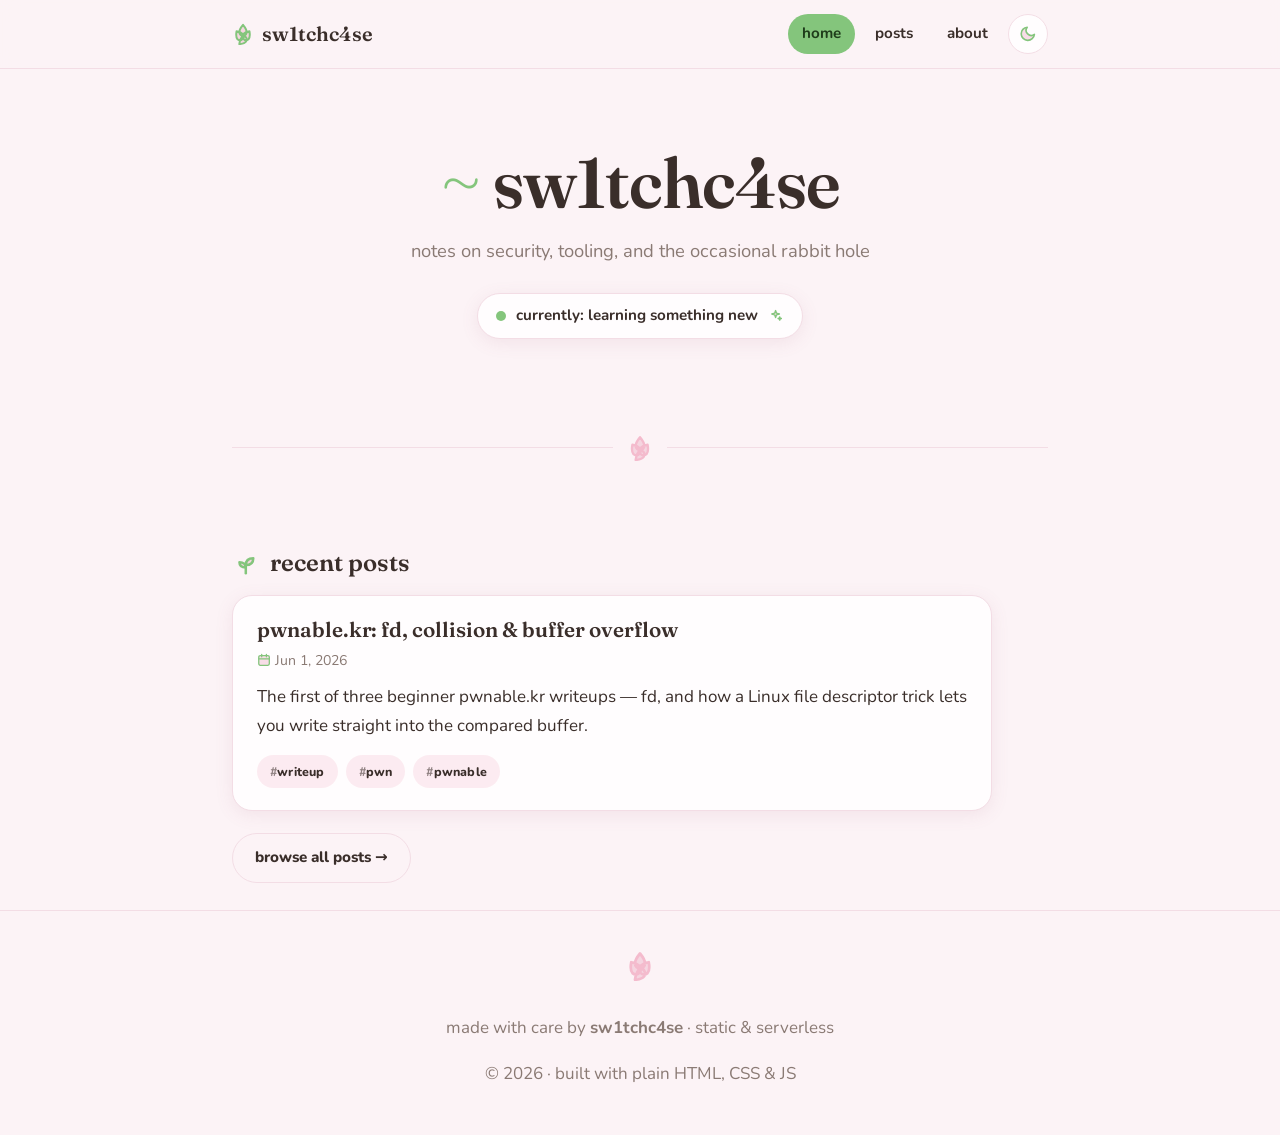
<file: index.html>
<!DOCTYPE html>
<html lang="en">
<head>
  <meta charset="UTF-8" />
  <meta name="viewport" content="width=device-width, initial-scale=1.0" />
  <title>sw1tchc4se · home</title>
  <meta name="description" content="sw1tchc4se's personal blog &lt;3" />
  <meta name="google-site-verification" content="fWLO2Uzx5_jsyunKUlAKKFhz26lNTzGG1gmHihlMR6w" />
  <link rel="canonical" href="https://sw1tchc4se.github.io/" />
  <meta property="og:type" content="website" />
  <meta property="og:site_name" content="sw1tchc4se" />
  <meta property="og:title" content="sw1tchc4se" />
  <meta property="og:description" content="sw1tchc4se's personal blog &lt;3" />
  <meta property="og:url" content="https://sw1tchc4se.github.io/" />
  <meta property="og:image" content="https://sw1tchc4se.github.io/assets/avatar.png" />
  <meta name="twitter:card" content="summary" />
  <meta name="theme-color" content="#FCF3F6" media="(prefers-color-scheme: light)" />
  <meta name="theme-color" content="#241D29" media="(prefers-color-scheme: dark)" />
  <link rel="icon" href="/assets/avatar.svg" type="image/svg+xml" />
  <link rel="apple-touch-icon" href="/assets/avatar.png" />
  <script>
    (function () {
      var s = localStorage.getItem("theme") ||
        (matchMedia("(prefers-color-scheme: dark)").matches ? "dark" : "light");
      document.documentElement.setAttribute("data-theme", s);
    })();
  </script>
  <link rel="preconnect" href="https://fonts.googleapis.com" />
  <link rel="preconnect" href="https://fonts.gstatic.com" crossorigin />
  <link href="https://fonts.googleapis.com/css2?family=Fraunces:opsz,wght@9..144,400;9..144,600;9..144,700&family=Nunito:wght@400;700;800&display=swap" rel="stylesheet" />
  <link rel="stylesheet" href="css/style.css?v=1fe50c24" />
</head>
<body>
  <section class="hero">
    <div class="sparkles" aria-hidden="true">
      <span class="spark s1"></span>
      <span class="spark s2"></span>
      <span class="spark s3"></span>
      <span class="spark s4"></span>
      <span class="spark s5"></span>
      <span class="spark s6"></span>
      <span class="spark s7"></span>
      <span class="spark s8"></span>
      <span class="spark s9"></span>
    </div>

    <div class="container">
      <h1><span class="glyph">~</span> <span id="hero-name">sw1tchc4se</span></h1>
      <p class="tagline" id="hero-tagline"></p>
      <div class="status-widget" id="hero-status"></div>
    </div>
  </section>

  <main class="container">
    <section class="section" id="pinned-section" style="display:none">
      <h2 class="section-title"><span data-icon="pin"></span> pinned</h2>
      <div class="cards" id="pinned"></div>
    </section>

    <div class="divider"><span data-icon="petal"></span></div>

    <section class="section">
      <h2 class="section-title"><span data-icon="sprout"></span> recent posts</h2>
      <div class="cards" id="recent"><p class="loading">loading posts…</p></div>
      <p style="margin-top:22px"><a class="btn ghost" href="posts/">browse all posts →</a></p>
    </section>
  </main>

  <script src="js/blog.js?v=1fe50c24"></script>
  <script src="js/home.js?v=1fe50c24"></script>
</body>
</html>
</file>
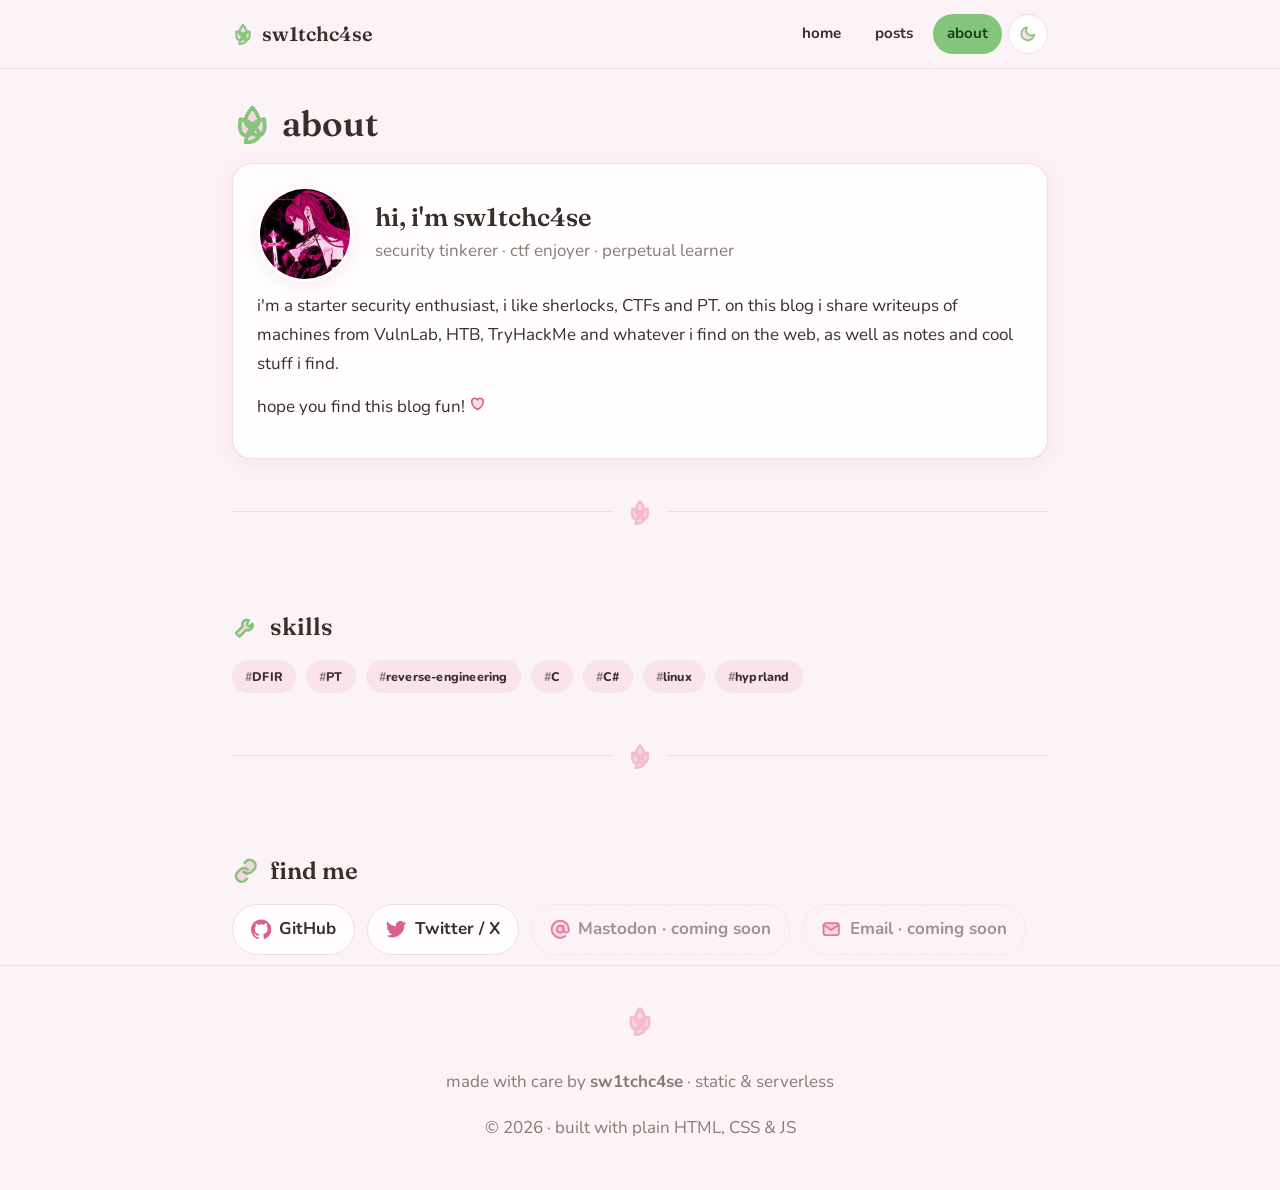
<file: about/index.html>
<!DOCTYPE html>
<html lang="en">
<head>
  <meta charset="UTF-8" />
  <meta name="viewport" content="width=device-width, initial-scale=1.0" />
  <title>sw1tchc4se · about</title>
  <meta name="description" content="About sw1tchc4se." />
  <link rel="canonical" href="https://sw1tchc4se.github.io/about/" />
  <meta property="og:type" content="profile" />
  <meta property="og:site_name" content="sw1tchc4se" />
  <meta property="og:title" content="about · sw1tchc4se" />
  <meta property="og:description" content="About sw1tchc4se." />
  <meta property="og:url" content="https://sw1tchc4se.github.io/about/" />
  <meta property="og:image" content="https://sw1tchc4se.github.io/assets/avatar.png" />
  <meta name="twitter:card" content="summary" />
  <meta name="theme-color" content="#FCF3F6" media="(prefers-color-scheme: light)" />
  <meta name="theme-color" content="#241D29" media="(prefers-color-scheme: dark)" />
  <link rel="icon" href="/assets/avatar.svg" type="image/svg+xml" />
  <link rel="apple-touch-icon" href="/assets/avatar.png" />
  <script>
    (function () {
      var s = localStorage.getItem("theme") ||
        (matchMedia("(prefers-color-scheme: dark)").matches ? "dark" : "light");
      document.documentElement.setAttribute("data-theme", s);
    })();
  </script>
  <link rel="preconnect" href="https://fonts.googleapis.com" />
  <link rel="preconnect" href="https://fonts.gstatic.com" crossorigin />
  <link href="https://fonts.googleapis.com/css2?family=Fraunces:opsz,wght@9..144,400;9..144,600;9..144,700&family=Nunito:wght@400;700;800&display=swap" rel="stylesheet" />
  <link rel="stylesheet" href="../css/style.css?v=1fe50c24" />
</head>
<body>
  <main class="container">
    <h1 class="section-title" style="margin-top:34px;font-size:2.2rem"><span data-icon="petal"></span> about</h1>

    <div class="card" style="margin-top:10px">
      <div class="profile">

        <img class="avatar" src="../assets/avatar.png" alt="sw1tchc4se avatar" />
        <div>
          <h2 style="margin:0 0 4px">hi, i'm sw1tchc4se</h2>
          <p style="margin:0;color:var(--muted)">security tinkerer · ctf enjoyer · perpetual learner</p>
        </div>
      </div>
      <p>
        i'm a starter security enthusiast, i like sherlocks, CTFs and PT. on this blog i
        share writeups of machines from VulnLab, HTB, TryHackMe and whatever i find on the
        web, as well as notes and cool stuff i find.
      </p>
      <p>
        hope you find this blog fun! <span data-icon="heart" data-icon-class="pink"></span>
      </p>
    </div>

    <div class="divider"><span data-icon="petal"></span></div>

    <section class="section">
      <h2 class="section-title"><span data-icon="tools"></span> skills</h2>
      <div class="skill-grid">
        <span class="tag">DFIR</span>
        <span class="tag">PT</span>
        <span class="tag">reverse-engineering</span>
        <span class="tag">C</span>
        <span class="tag">C#</span>
        <span class="tag">linux</span>
        <span class="tag">hyprland</span>
      </div>
    </section>

    <div class="divider"><span data-icon="petal"></span></div>

    <section class="section">
      <h2 class="section-title"><span data-icon="link"></span> find me</h2>
      <div class="social-links">
        <a href="https://github.com/sw1tchc4se" target="_blank" rel="noopener"><span data-icon="github"></span> GitHub</a>
        <a href="https://twitter.com/sw1tchc4se" target="_blank" rel="noopener"><span data-icon="twitter"></span> Twitter / X</a>
        <span class="social-soon"><span data-icon="at"></span> Mastodon · coming soon</span>
        <span class="social-soon"><span data-icon="mail"></span> Email · coming soon</span>
      </div>
    </section>
  </main>

  <script src="../js/blog.js?v=1fe50c24"></script>
  <script>buildChrome("about");</script>
</body>
</html>
</file>
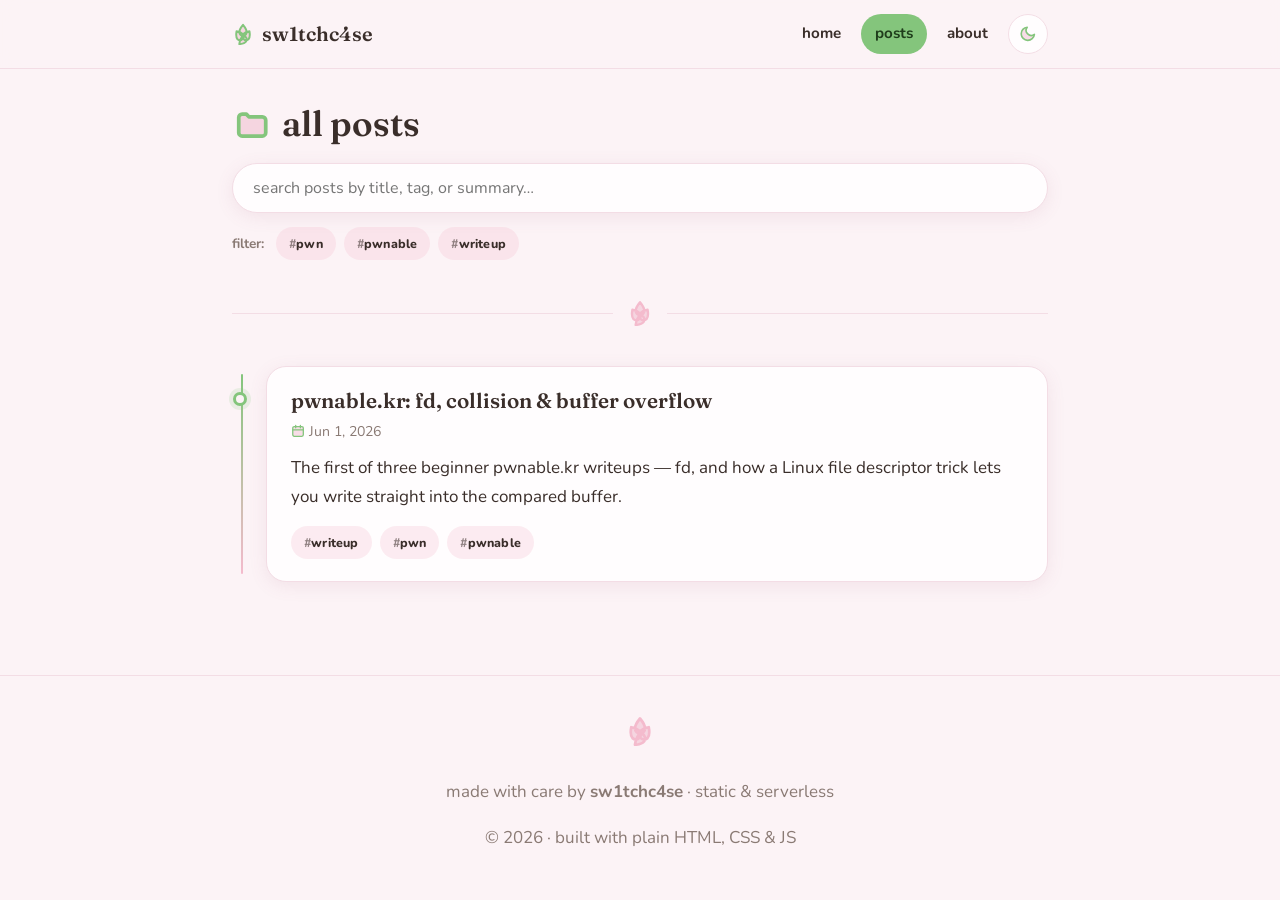
<file: posts/index.html>
<!DOCTYPE html>
<html lang="en">
<head>
  <meta charset="UTF-8" />
  <meta name="viewport" content="width=device-width, initial-scale=1.0" />
  <title>sw1tchc4se · posts</title>
  <meta name="description" content="All posts, search and filter by tag." />
  <link rel="canonical" href="https://sw1tchc4se.github.io/posts/" />
  <meta property="og:type" content="website" />
  <meta property="og:site_name" content="sw1tchc4se" />
  <meta property="og:title" content="posts · sw1tchc4se" />
  <meta property="og:description" content="All posts, search and filter by tag." />
  <meta property="og:url" content="https://sw1tchc4se.github.io/posts/" />
  <meta property="og:image" content="https://sw1tchc4se.github.io/assets/avatar.png" />
  <meta name="twitter:card" content="summary" />
  <meta name="theme-color" content="#FCF3F6" media="(prefers-color-scheme: light)" />
  <meta name="theme-color" content="#241D29" media="(prefers-color-scheme: dark)" />
  <link rel="icon" href="/assets/avatar.svg" type="image/svg+xml" />
  <link rel="apple-touch-icon" href="/assets/avatar.png" />
  <script>
    (function () {
      var s = localStorage.getItem("theme") ||
        (matchMedia("(prefers-color-scheme: dark)").matches ? "dark" : "light");
      document.documentElement.setAttribute("data-theme", s);
    })();
  </script>
  <link rel="preconnect" href="https://fonts.googleapis.com" />
  <link rel="preconnect" href="https://fonts.gstatic.com" crossorigin />
  <link href="https://fonts.googleapis.com/css2?family=Fraunces:opsz,wght@9..144,400;9..144,600;9..144,700&family=Nunito:wght@400;700;800&display=swap" rel="stylesheet" />
  <link rel="stylesheet" href="../css/style.css?v=1fe50c24" />
</head>
<body>
  <main class="container">
    <h1 class="section-title" style="margin-top:34px;font-size:2.2rem"><span data-icon="archive"></span> all posts</h1>

    <div class="controls">
      <input class="search" id="search" type="search" placeholder="search posts by title, tag, or summary…" />
      <div class="filter-row" id="tag-filter"></div>
    </div>

    <div class="divider"><span data-icon="petal"></span></div>

    <div class="timeline" id="timeline"><p class="loading">loading posts…</p></div>
  </main>

  <script src="../js/blog.js?v=1fe50c24"></script>
  <script src="../js/posts.js?v=1fe50c24"></script>
</body>
</html>
</file>
<file: css/style.css>
:root {
  --bg: #FCF3F6;
  --surface: #fffdfe;
  --primary: #84C57C;
  --primary-ink: #4f8049;
  --secondary: #F4BBCD;
  --accent: #DB5E8E;
  --text: #3A2E2A;
  --muted: #8a7a74;
  --border: #f3dde5;
  --ic-fill: rgba(219, 94, 142, 0.20);
  --on-primary: #1f3d1b;
  --shadow: 0 4px 18px rgba(160, 90, 120, 0.10);
  --shadow-lift: 0 14px 34px rgba(160, 90, 120, 0.18);
  --radius: 20px;
  --radius-sm: 12px;
  --radius-pill: 999px;
  --font-body: "Nunito", system-ui, -apple-system, sans-serif;
  --font-head: "Fraunces", Georgia, serif;
  --maxw: 860px;
  --maxw-post: 1040px;
}

[data-theme="dark"] {
  --bg: #241D29;
  --surface: #2E2536;
  --primary: #A6D89E;
  --primary-ink: #c4e8be;
  --secondary: #E2A6C0;
  --accent: #F4A6C4;
  --text: #F1E7EC;
  --muted: #c3aebb;
  --border: #463950;
  --ic-fill: rgba(244, 166, 196, 0.28);
  --on-primary: #18241b;
  --shadow: 0 4px 18px rgba(40, 10, 30, 0.40);
  --shadow-lift: 0 16px 36px rgba(40, 10, 30, 0.52);
}

*, *::before, *::after { box-sizing: border-box; }
/* stop any stray element from making the page wider than the screen
   (the usual cause of "I can scroll sideways" on phones) */
html { scroll-behavior: smooth; overflow-x: hidden; }
body {
  margin: 0;
  font-family: var(--font-body);
  background: var(--bg);
  color: var(--text);
  line-height: 1.7;
  font-size: 17px;
  -webkit-font-smoothing: antialiased;
  transition: background 0.4s ease, color 0.4s ease;
  min-height: 100vh;
  display: flex;
  flex-direction: column;
}

/* post pages get a wider column (the table-of-contents sidebar fills it);
   the header matches so brand + content stay left-aligned */
.post-page .nav,
.post-page main.container { max-width: var(--maxw-post); }

h1, h2, h3, h4 {
  font-family: var(--font-head);
  font-weight: 600;
  line-height: 1.2;
  color: var(--text);
}

a { color: var(--accent); text-decoration: none; }
a:hover { text-decoration: underline; }

img { max-width: 100%; }

.container { width: 100%; max-width: var(--maxw); margin: 0 auto; padding: 0 22px; }

.icon {
  width: 1em; height: 1em;
  display: inline-block;
  vertical-align: -0.14em;
  flex-shrink: 0;
  color: var(--primary);
}
[data-icon] { display: inline-flex; align-items: center; }
.icon.pink { color: var(--accent); }
.btn .icon { color: inherit; }
.empty-state .icon { color: var(--primary); }

.site-header {
  position: sticky;
  top: 0;
  z-index: 50;
  backdrop-filter: blur(10px);
  background: color-mix(in srgb, var(--bg) 82%, transparent);
  border-bottom: 1px solid var(--border);
}
.nav {
  display: flex;
  align-items: center;
  gap: 18px;
  padding: 14px 22px;
  max-width: var(--maxw);
  margin: 0 auto;
  /* never let the nav push wider than the screen — wrap instead */
  flex-wrap: wrap;
  row-gap: 8px;
}
.brand {
  font-family: var(--font-head);
  font-weight: 600;
  font-size: 1.25rem;
  color: var(--text);
  display: inline-flex;
  align-items: center;
  gap: 8px;
}
.brand:hover { text-decoration: none; }
.brand .icon { width: 22px; height: 22px; color: var(--primary); }
.nav-links { display: flex; gap: 6px; margin-left: auto; align-items: center; }
.nav-links a {
  color: var(--text);
  padding: 7px 14px;
  border-radius: var(--radius-pill);
  font-weight: 700;
  font-size: 0.95rem;
  transition: background 0.2s ease, color 0.2s ease;
}
.nav-links a:hover { background: color-mix(in srgb, var(--primary) 22%, transparent); text-decoration: none; }
.nav-links a.active { background: var(--primary); color: var(--on-primary); }

.theme-toggle {
  border: 1px solid var(--border);
  background: var(--surface);
  color: var(--text);
  width: 40px; height: 40px;
  border-radius: var(--radius-pill);
  cursor: pointer;
  font-size: 1.1rem;
  display: grid; place-items: center;
  transition: transform 0.3s ease, box-shadow 0.2s ease;
}
.theme-toggle:hover { transform: rotate(-15deg) scale(1.08); box-shadow: var(--shadow); }

.hero {
  position: relative;
  text-align: center;
  padding: 72px 22px 56px;
  overflow: hidden;
}
.hero h1 {
  font-size: clamp(2.6rem, 7vw, 4.4rem);
  margin: 0 0 10px;
  letter-spacing: -1px;
}
.hero .tagline { font-size: 1.15rem; color: var(--muted); max-width: 540px; margin: 0 auto 26px; }
.hero .glyph { color: var(--primary); }

.status-widget {
  display: inline-flex;
  align-items: center;
  gap: 10px;
  background: var(--surface);
  border: 1px solid var(--border);
  border-radius: var(--radius-pill);
  padding: 9px 18px;
  box-shadow: var(--shadow);
  font-weight: 700;
  font-size: 0.95rem;
}
.status-dot {
  width: 10px; height: 10px; border-radius: 50%;
  background: var(--primary);
  box-shadow: 0 0 0 0 color-mix(in srgb, var(--primary) 60%, transparent);
  animation: pulse 2s infinite;
}
@keyframes pulse {
  0% { box-shadow: 0 0 0 0 color-mix(in srgb, var(--primary) 55%, transparent); }
  70% { box-shadow: 0 0 0 10px transparent; }
  100% { box-shadow: 0 0 0 0 transparent; }
}

.sparkles { position: absolute; inset: 0; overflow: hidden; pointer-events: none; z-index: 0; }
.hero .container { position: relative; z-index: 1; }
.spark {
  position: absolute;
  width: 16px; aspect-ratio: 1;
  background: currentColor;

  clip-path: polygon(50% 0%, 61% 39%, 100% 50%, 61% 61%, 50% 100%, 39% 61%, 0% 50%, 39% 39%);
  opacity: 0;
  transform: scale(0.4);
  filter: drop-shadow(0 0 6px currentColor);
  animation: twinkle 4.5s ease-in-out infinite;
}
@keyframes twinkle {
  0%, 100% { opacity: 0; transform: scale(0.4) rotate(0deg); }
  50%      { opacity: 0.9; transform: scale(1) rotate(18deg); }
}
.spark.s1 { top: 17%; left: 11%;  color: var(--accent);    width: 18px; animation-delay: 0s;   }
.spark.s2 { top: 29%; right: 15%; color: var(--primary);   width: 14px; animation-delay: 1.1s; animation-duration: 5.2s; }
.spark.s3 { bottom: 22%; left: 19%; color: #BB8FE0;        width: 21px; animation-delay: 0.6s; animation-duration: 5.6s; }
.spark.s4 { top: 13%; right: 29%; color: var(--secondary); width: 12px; animation-delay: 1.9s; }
.spark.s5 { bottom: 27%; right: 21%; color: var(--accent); width: 16px; animation-delay: 2.5s; animation-duration: 4.8s; }
.spark.s6 { top: 47%; left: 6%;   color: #BB8FE0;          width: 13px; animation-delay: 3s;   }
.spark.s7 { bottom: 15%; left: 43%; color: var(--primary); width: 15px; animation-delay: 1.4s; animation-duration: 5.4s; }
.spark.s8 { top: 21%; left: 47%;  color: var(--secondary); width: 11px; animation-delay: 2.8s; }
.spark.s9 { bottom: 33%; right: 38%; color: #BB8FE0;       width: 17px; animation-delay: 0.3s; animation-duration: 5s;   }

.section { padding: 18px 0 10px; }
.section-title {
  display: flex; align-items: center; gap: 10px;
  font-size: 1.5rem; margin: 30px 0 18px;
}
.section-title .icon { width: 1.15em; height: 1.15em; color: var(--primary); }

.divider { display: flex; align-items: center; gap: 14px; margin: 40px 0; color: var(--secondary); }
.divider::before, .divider::after { content: ""; flex: 1; height: 1px; background: var(--border); }
.divider .icon { width: 26px; height: 26px; color: var(--secondary); }

.cards { display: grid; gap: 18px; grid-template-columns: minmax(0, 760px); }
.card {
  background: var(--surface);
  border: 1px solid var(--border);
  border-radius: var(--radius);
  padding: 22px 24px;
  box-shadow: var(--shadow);
  transition: transform 0.28s ease, box-shadow 0.28s ease, border-color 0.28s ease;
  display: block;
  color: inherit;
}
.card:hover {
  transform: translateY(-5px);
  box-shadow: var(--shadow-lift);
  border-color: color-mix(in srgb, var(--primary) 45%, var(--border));
  text-decoration: none;
}
.card h3 { margin: 0 0 6px; font-size: 1.3rem; }
.card .meta { color: var(--muted); font-size: 0.88rem; margin-bottom: 10px; display: flex; gap: 12px; flex-wrap: wrap; }
.card p { margin: 0 0 14px; color: var(--text); }
.card.pinned { border-color: color-mix(in srgb, var(--primary) 50%, var(--border)); }
.pin-badge {
  display: inline-flex; align-items: center; gap: 5px;
  font-size: 0.78rem; font-weight: 800; color: var(--primary-ink);
  background: color-mix(in srgb, var(--primary) 18%, transparent);
  padding: 3px 10px; border-radius: var(--radius-pill); margin-bottom: 10px;
}

.tags { display: flex; flex-wrap: wrap; gap: 8px; }
.tag {
  font-size: 0.78rem;
  font-weight: 800;
  letter-spacing: 0.2px;
  padding: 5px 12px;
  border-radius: var(--radius-pill);
  background: color-mix(in srgb, var(--secondary) 28%, transparent);
  color: var(--text);
  border: 1px solid transparent;
  transition: background 0.2s ease, transform 0.15s ease, border-color 0.2s ease;
  user-select: none;
}
/* only interactive tags (post-page links, the posts-list filter) get the
   pointer + hover lift; inert tags inside cards/skills stay static */
a.tag, .filter-row .tag { cursor: pointer; }
a.tag:hover, .filter-row .tag:hover { transform: translateY(-2px); text-decoration: none; }
.tag.active { background: var(--primary); color: var(--on-primary); }
.tag::before { content: "#"; opacity: 0.55; }

.controls { display: flex; flex-direction: column; gap: 14px; margin-bottom: 8px; }
.search {
  width: 100%;
  border: 1px solid var(--border);
  background: var(--surface);
  color: var(--text);
  border-radius: var(--radius-pill);
  padding: 13px 20px;
  font-family: inherit;
  font-size: 1rem;
  box-shadow: var(--shadow);
}
.search:focus { outline: none; border-color: var(--primary); }
.filter-row { display: flex; flex-wrap: wrap; gap: 8px; align-items: center; }
.filter-label { font-size: 0.85rem; color: var(--muted); font-weight: 700; margin-right: 4px; }

.timeline { position: relative; padding-left: 34px; }
.timeline::before {
  content: ""; position: absolute; left: 9px; top: 8px; bottom: 8px;
  width: 2px;
  background: linear-gradient(var(--primary), var(--secondary));
  border-radius: 2px;
}
.timeline-item { position: relative; margin-bottom: 22px; }
.timeline-item::before {
  content: ""; position: absolute; left: -33px; top: 26px;
  width: 14px; height: 14px; border-radius: 50%;
  background: var(--bg);
  border: 3px solid var(--primary);
  box-shadow: 0 0 0 4px color-mix(in srgb, var(--primary) 16%, transparent);
}
.empty-state { text-align: center; color: var(--muted); padding: 50px 0; }

.post-header { padding: 40px 0 8px; }
.post-header h1 { font-size: clamp(2rem, 5vw, 3rem); margin: 0 0 12px; }
.post-meta { display: flex; flex-wrap: wrap; gap: 16px; align-items: center; color: var(--muted); font-size: 0.92rem; margin-bottom: 16px; }
.coffee { display: inline-flex; align-items: center; gap: 3px; }
.coffee .icon { width: 1.05em; height: 1.05em; color: var(--accent); }
.post-meta .icon { color: var(--primary); }
.pin-badge .icon { width: 1em; height: 1em; }
.card .meta .icon { width: 1em; height: 1em; }

.post-layout { display: grid; grid-template-columns: 1fr; gap: 30px; }
/* grid items default to min-width:auto, which lets a long <pre> line stretch
   the track wider than the viewport; let them shrink so pre's overflow-x works */
.post-layout > * { min-width: 0; }
@media (min-width: 1000px) {
  .post-layout { grid-template-columns: 1fr 220px; align-items: start; }
  .toc { position: sticky; top: 90px; order: 2; }
}

.toc {
  background: var(--surface);
  border: 1px solid var(--border);
  border-radius: var(--radius);
  padding: 18px 20px;
  box-shadow: var(--shadow);
  font-size: 0.9rem;
}
.toc h4 { margin: 0 0 10px; font-size: 1rem; display: flex; gap: 7px; align-items: center; }
.toc ul { list-style: none; margin: 0; padding: 0; }
.toc li { margin: 4px 0; }
.toc li.h3 { padding-left: 14px; font-size: 0.85rem; }
.toc a { color: var(--muted); }
.toc a:hover, .toc a.active { color: var(--primary-ink); text-decoration: none; }

.prose { font-size: 1.05rem; max-width: 768px; overflow-wrap: break-word; }
.prose h2 { font-size: 1.7rem; margin: 38px 0 12px; scroll-margin-top: 80px; }
.prose h3 { font-size: 1.3rem; margin: 28px 0 10px; scroll-margin-top: 80px; }
.prose p { margin: 0 0 18px; }
.prose ul, .prose ol { margin: 0 0 18px; padding-left: 26px; }
.prose li { margin: 6px 0; }
.prose blockquote {
  margin: 0 0 18px; padding: 8px 20px;
  border-left: 4px solid var(--primary);
  background: color-mix(in srgb, var(--primary) 8%, transparent);
  border-radius: 0 var(--radius-sm) var(--radius-sm) 0;
  color: var(--muted);
}
.prose code {
  background: color-mix(in srgb, var(--accent) 12%, transparent);
  padding: 2px 7px; border-radius: 7px;
  font-size: 0.9em;
  font-family: "JetBrains Mono", "SF Mono", Consolas, monospace;
  color: var(--accent);
}
.prose pre {
  background: #271f2e;
  border-radius: var(--radius-sm);
  padding: 18px 20px;
  overflow-x: auto;
  margin: 0;
  box-shadow: var(--shadow);
  tab-size: 4;
  -moz-tab-size: 4;
}
[data-theme="dark"] .prose pre { background: #1b1421; border: 1px solid var(--border); }

.code-wrap { position: relative; margin: 0 0 20px; }
.copy-btn {
  position: absolute;
  top: 8px;
  right: 8px;
  width: 30px;
  height: 30px;
  display: inline-grid;
  place-items: center;
  padding: 0;
  border: 1px solid rgba(255, 255, 255, 0.16);
  background: rgba(255, 255, 255, 0.06);
  color: #cfc6d8;
  border-radius: 8px;
  cursor: pointer;
  opacity: 0.55;
  transition: opacity 0.18s ease, background 0.18s ease, color 0.18s ease, border-color 0.18s ease;
}
.copy-btn svg { width: 15px; height: 15px; display: block; }
.code-wrap:hover .copy-btn,
.copy-btn:focus-visible { opacity: 1; }
.copy-btn:hover { background: rgba(255, 255, 255, 0.14); color: #fff; }
.copy-btn.copied { color: var(--primary); border-color: var(--primary); opacity: 1; }
.prose pre code { background: none; padding: 0; color: #f3ede0; font-size: 0.88rem; }
.prose a { text-decoration: underline; text-underline-offset: 3px; }
.prose img { border-radius: var(--radius-sm); box-shadow: var(--shadow); }
.prose table { width: 100%; border-collapse: collapse; margin: 0 0 18px; }
.prose th, .prose td { border: 1px solid var(--border); padding: 8px 12px; text-align: left; }
.prose th { background: color-mix(in srgb, var(--secondary) 22%, transparent); }

/* phones: smaller body + code so more fits before horizontal scrolling kicks in */
@media (max-width: 600px) {
  body { font-size: 16px; }
  .container { padding: 0 16px; }
  .prose { font-size: 1rem; }
  .prose pre { padding: 16px 14px; tab-size: 2; -moz-tab-size: 2; }
  .prose pre code { font-size: 0.8rem; }

  /* tighten the nav so brand + links + toggle fit one phone line */
  .nav { gap: 8px; padding: 12px 14px; }
  .brand { font-size: 1.1rem; gap: 6px; }
  .brand .icon { width: 19px; height: 19px; }
  .nav-links { gap: 3px; }
  .nav-links a { padding: 6px 10px; font-size: 0.88rem; }
  .theme-toggle { width: 36px; height: 36px; font-size: 1rem; }
}

.reactions {
  display: flex; gap: 10px; flex-wrap: wrap;
  margin: 30px 0;
}
.reaction {
  border: 1px solid var(--border);
  background: var(--surface);
  border-radius: var(--radius-pill);
  padding: 8px 16px;
  font-size: 1.1rem;
  cursor: pointer;
  display: inline-flex; align-items: center; gap: 8px;
  transition: transform 0.18s ease, background 0.2s ease, border-color 0.2s ease;
  font-family: inherit;
  color: var(--text);
}
.reaction .icon { width: 1.35em; height: 1.35em; }
.reaction .count { font-size: 0.9rem; font-weight: 800; color: var(--muted); }
.reaction:hover { transform: translateY(-3px) scale(1.04); }
.reaction.reacted {
  background: color-mix(in srgb, var(--primary) 20%, transparent);
  border-color: var(--primary);
}
.reaction.reacted .count { color: var(--primary-ink); }
.reaction.bump { animation: bump 0.4s ease; }
@keyframes bump { 50% { transform: scale(1.35) rotate(-8deg); } }

.profile { display: flex; gap: 22px; align-items: center; flex-wrap: wrap; margin-bottom: 10px; }
.avatar {
  width: 96px; height: 96px; border-radius: 50%;
  background: linear-gradient(135deg, var(--primary), var(--secondary));
  object-fit: cover;
  display: block;
  box-shadow: var(--shadow); flex-shrink: 0;
  border: 3px solid var(--surface);
}
.skill-grid { display: flex; flex-wrap: wrap; gap: 10px; }
.social-links { display: flex; flex-wrap: wrap; gap: 12px; }
.social-links a {
  display: inline-flex; align-items: center; gap: 8px;
  background: var(--surface); border: 1px solid var(--border);
  padding: 10px 18px; border-radius: var(--radius-pill);
  font-weight: 700; color: var(--text);
  transition: transform 0.2s ease, box-shadow 0.2s ease;
}
.social-links a:hover { transform: translateY(-3px); box-shadow: var(--shadow); text-decoration: none; }
.social-links .icon, .social-soon .icon { width: 1.2em; height: 1.2em; color: var(--accent); }
.social-soon {
  display: inline-flex; align-items: center; gap: 8px;
  background: transparent; border: 1px dashed var(--border);
  padding: 10px 18px; border-radius: var(--radius-pill);
  font-weight: 700; color: var(--muted);
  cursor: default; opacity: 0.8;
}

.notfound { text-align: center; padding: 80px 22px; }
.notfound h1 { font-size: clamp(4rem, 18vw, 9rem); margin: 0; color: var(--primary); }

.btn {
  display: inline-flex; align-items: center; gap: 8px;
  background: var(--primary); color: var(--on-primary);
  border: none; border-radius: var(--radius-pill);
  padding: 11px 22px; font-family: inherit; font-weight: 800;
  font-size: 0.95rem; cursor: pointer; text-decoration: none;
  transition: transform 0.2s ease, box-shadow 0.2s ease, filter 0.2s ease;
}
.btn:hover { transform: translateY(-2px); box-shadow: var(--shadow-lift); text-decoration: none; filter: brightness(1.04); }
.btn.ghost { background: transparent; color: var(--text); border: 1px solid var(--border); }

.back-link { display: inline-flex; align-items: center; gap: 6px; color: var(--muted); font-weight: 700; margin: 24px 0; }

.site-footer {
  margin-top: auto;
  border-top: 1px solid var(--border);
  text-align: center;
  padding: 40px 22px 30px;
  color: var(--muted);
}
.site-footer .icon { width: 30px; height: 30px; color: var(--secondary); margin-bottom: 8px; }
.site-footer a { font-weight: 700; }

.loading { text-align: center; color: var(--muted); padding: 40px 0; }

@media (prefers-reduced-motion: reduce) {
  *, *::before, *::after { animation: none !important; transition: none !important; scroll-behavior: auto; }
}

.fade-in { animation: fadein 0.5s ease both; }
@keyframes fadein { from { opacity: 0; transform: translateY(8px); } to { opacity: 1; transform: none; } }
</file>
